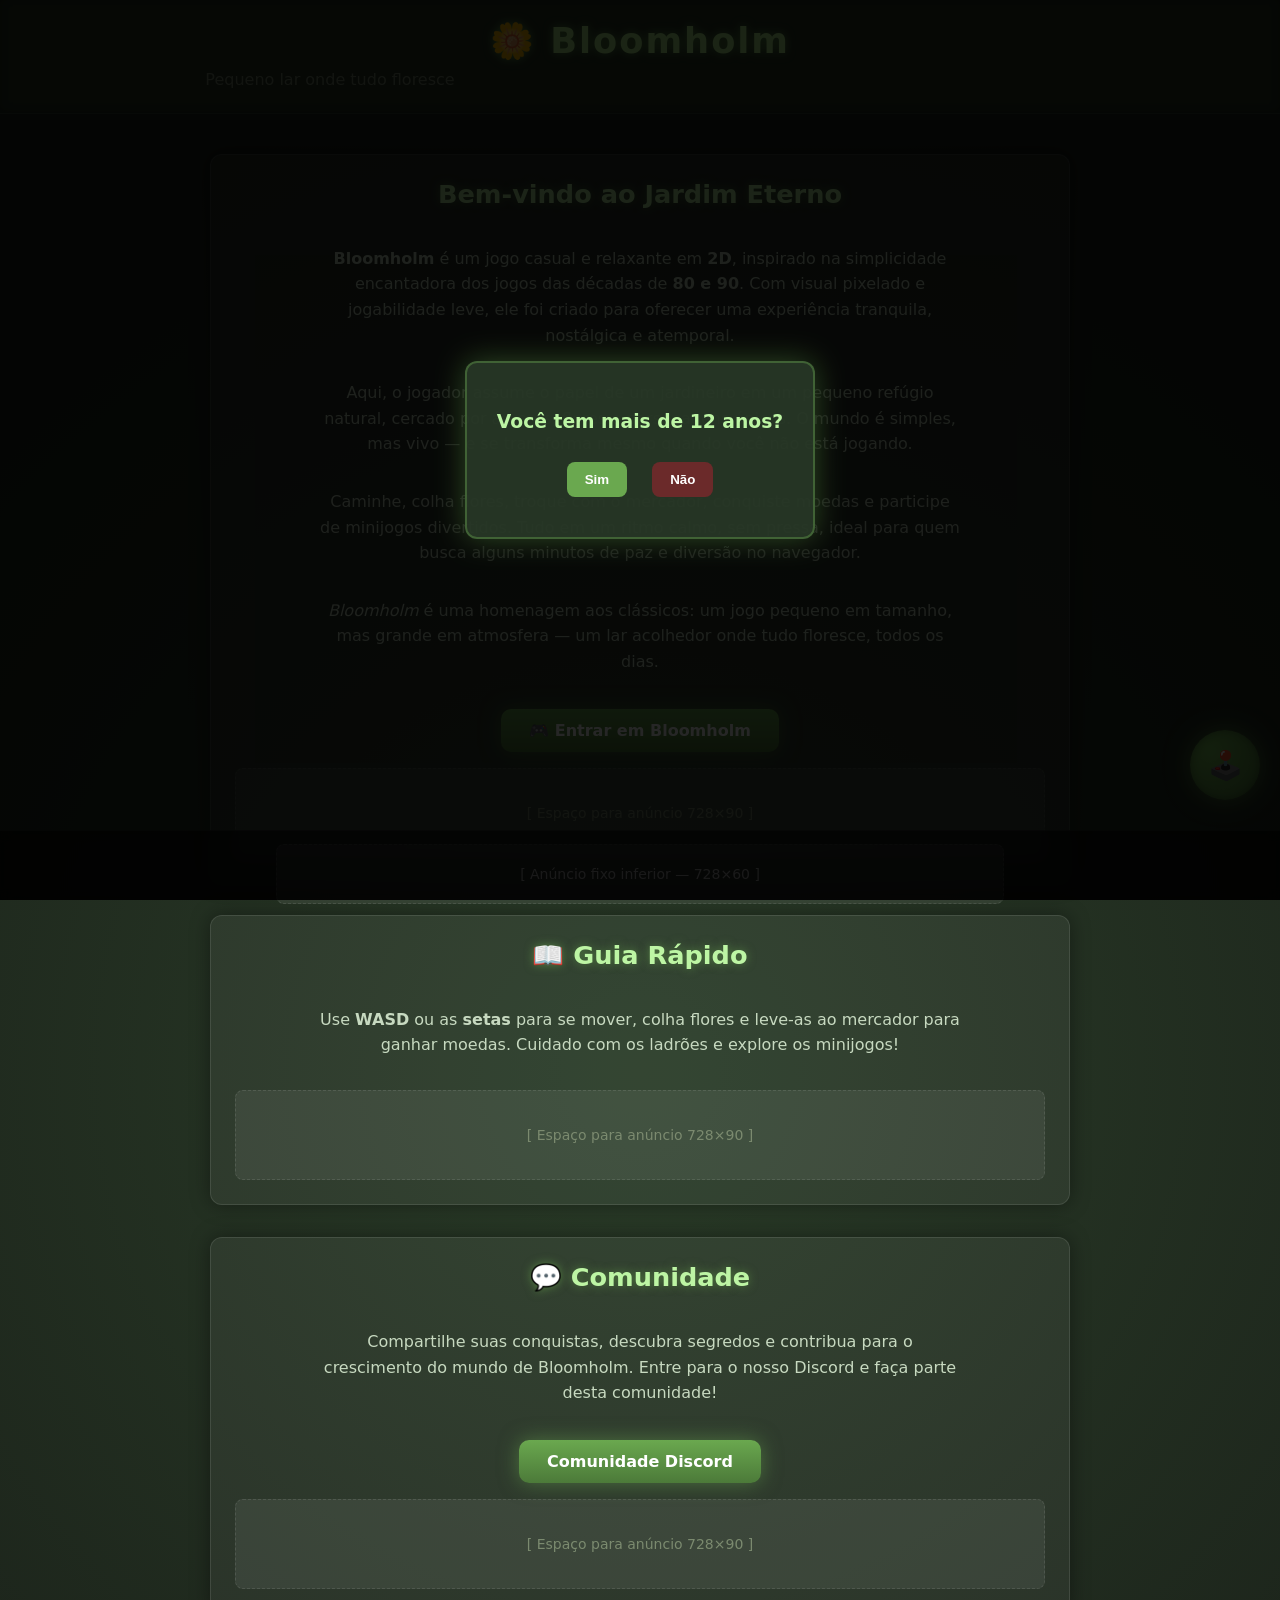
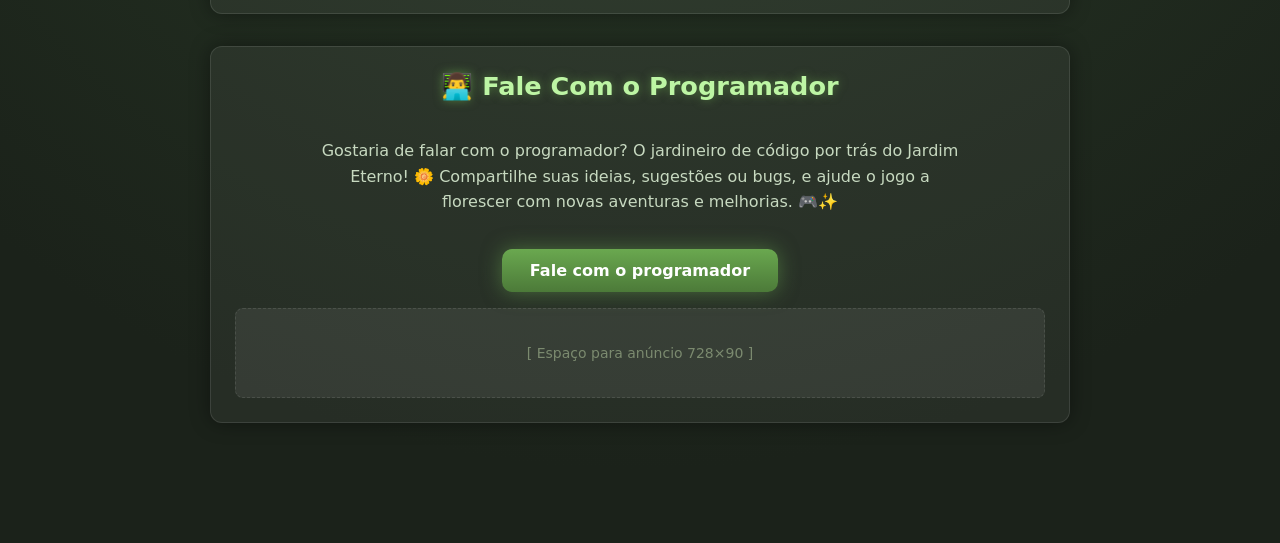
<file: index.html>
<!DOCTYPE html>
<html lang="pt-BR">
  <head>
    <meta charset="utf-8" />
    <meta name="viewport" content="width=device-width,initial-scale=1" />
    <title>🌼 Bloomholm — Jardim Eterno</title>

    <style>
      :root {
        --ui-bg: #f3f7ef;
        --accent: #6aa84f;
        --muted: #7b8a6f;
        --panel: rgba(255, 255, 255, 0.85);
        --dark: #1e261c;
        --txt: #e5f1e0;
        --glow: 0 0 10px rgba(106, 168, 79, 0.6);
        font-family: "Inter", system-ui, -apple-system, "Segoe UI", Roboto,
          "Helvetica Neue", Arial;
      }

      * {
        box-sizing: border-box;
      }

      body {
        margin: 0;
        background: radial-gradient(circle at center, #2a3c28 0%, #1b221a 80%);
        color: var(--txt);
        display: flex;
        flex-direction: column;
        align-items: center;
        min-height: 100vh;
        overflow-x: hidden;
      }

      header {
        width: 100%;
        text-align: center;
        padding: 20px 10px;
        background: rgba(50, 70, 45, 0.5);
        border-bottom: 1px solid rgba(255, 255, 255, 0.05);
        backdrop-filter: blur(6px);
        box-shadow: inset 0 -2px 8px rgba(0, 0, 0, 0.3);
      }

      header h1 {
        margin: 0;
        font-size: 2.2em;
        letter-spacing: 2px;
        color: #b5f28c;
        text-shadow: 0 0 10px #6aa84f;
      }

      header p {
        margin: 5px 0 0;
        color: var(--muted);
      }

      main {
        display: flex;
        flex-direction: column;
        align-items: center;
        gap: 32px;
        width: 100%;
        max-width: 900px;
        padding: 40px 20px 120px;
      }

      section {
        background: rgba(255, 255, 255, 0.05);
        border: 1px solid rgba(255, 255, 255, 0.1);
        border-radius: 12px;
        padding: 24px;
        width: 100%;
        box-shadow: 0 0 20px rgba(0, 0, 0, 0.4);
        display: flex;
        flex-direction: column;
        align-items: center;
        text-align: center;
        transition: transform 0.2s ease, box-shadow 0.2s ease;
      }

      section:hover {
        transform: translateY(-4px);
        box-shadow: 0 0 25px rgba(106, 168, 79, 0.4);
      }

      h2 {
        margin-top: 0;
        font-size: 1.6em;
        color: #bdf5a4;
        text-shadow: var(--glow);
      }

      p {
        color: #c7d9c0;
        line-height: 1.6;
        font-size: 1em;
        max-width: 640px;
      }

      a.cta {
        margin-top: 18px;
        display: inline-block;
        background: linear-gradient(180deg, var(--accent), #4c7a39);
        color: white;
        text-decoration: none;
        font-weight: bold;
        padding: 12px 28px;
        border-radius: 10px;
        box-shadow: 0 0 20px rgba(106, 168, 79, 0.5);
        transition: transform 0.15s ease, box-shadow 0.15s ease;
      }

      a.cta:hover {
        transform: scale(1.05);
        box-shadow: 0 0 30px rgba(138, 210, 102, 0.8);
      }

      .ad {
        width: 100%;
        height: 90px;
        margin-top: 16px;
        background: rgba(255, 255, 255, 0.07);
        border: 1px dashed rgba(255, 255, 255, 0.1);
        border-radius: 8px;
        display: flex;
        align-items: center;
        justify-content: center;
        color: var(--muted);
        font-size: 14px;
      }

      footer {
        position: fixed;
        bottom: 0;
        left: 0;
        right: 0;
        height: 70px;
        background: rgba(0, 0, 0, 0.65);
        border-top: 1px solid rgba(255, 255, 255, 0.08);
        display: flex;
        align-items: center;
        justify-content: center;
        color: var(--muted);
        backdrop-filter: blur(6px);
      }

      footer .ad {
        width: 80%;
        max-width: 728px;
        height: 60px;
        border: 1px dashed rgba(255, 255, 255, 0.1);
        background: rgba(255, 255, 255, 0.08);
        color: #aaa;
      }

      /* === CTA FIXO JOYSTICK === */
      .cta-joystick {
        position: fixed;
        right: 20px;
        bottom: 100px;
        width: 70px;
        height: 70px;
        border-radius: 50%;
        background: radial-gradient(circle at 30% 30%, #7fd15a, #4c7a39);
        box-shadow: 0 0 25px rgba(106, 168, 79, 0.7),
          inset 0 0 10px rgba(0, 0, 0, 0.3);
        display: flex;
        align-items: center;
        justify-content: center;
        color: #fff;
        font-size: 28px;
        text-decoration: none;
        z-index: 9999;
        transition: transform 0.2s ease, box-shadow 0.2s ease;
      }

      .cta-joystick:hover {
        transform: scale(1.1);
        box-shadow: 0 0 40px rgba(140, 220, 100, 0.9);
      }

      .cta-joystick::after {
        content: "";
        position: absolute;
        inset: -8px;
        border-radius: 50%;
        background: radial-gradient(
          circle,
          rgba(106, 168, 79, 0.2) 0%,
          transparent 60%
        );
        animation: pulse 2s infinite;
        z-index: -1;
      }

      @keyframes pulse {
        0% {
          transform: scale(0.95);
          opacity: 0.7;
        }
        50% {
          transform: scale(1.1);
          opacity: 0.4;
        }
        100% {
          transform: scale(0.95);
          opacity: 0.7;
        }
      }

      /* === MODAL DE VERIFICAÇÃO === */
      .modal {
        position: fixed;
        inset: 0;
        background: rgba(0, 0, 0, 0.85);
        display: flex;
        align-items: center;
        justify-content: center;
        z-index: 10000;
        animation: fadeIn 0.4s ease forwards;
      }

      @keyframes fadeIn {
        from {
          opacity: 0;
        }
        to {
          opacity: 1;
        }
      }

      .modal-content {
        background: rgba(40, 55, 38, 0.95);
        border: 2px solid rgba(106, 168, 79, 0.4);
        border-radius: 12px;
        padding: 30px;
        text-align: center;
        box-shadow: 0 0 30px rgba(106, 168, 79, 0.4);
        max-width: 360px;
        animation: pop 0.3s ease;
      }

      @keyframes pop {
        from {
          transform: scale(0.9);
          opacity: 0;
        }
        to {
          transform: scale(1);
          opacity: 1;
        }
      }

      .modal-content h3 {
        color: #bdf5a4;
        margin-bottom: 20px;
      }

      .modal-content button {
        margin: 10px;
        padding: 10px 18px;
        border: none;
        border-radius: 8px;
        font-weight: bold;
        cursor: pointer;
        transition: transform 0.2s ease;
      }

      .yes {
        background: var(--accent);
        color: #fff;
      }

      .no {
        background: #6b2a2a;
        color: #fff;
      }

      .modal-content button:hover {
        transform: scale(1.05);
      }

      @media (max-width: 600px) {
        header h1 {
          font-size: 1.8em;
        }
        main {
          padding: 20px 14px 100px;
        }
        section {
          padding: 20px 14px;
        }
        .cta-joystick {
          right: 16px;
          bottom: 90px;
          width: 60px;
          height: 60px;
          font-size: 24px;
        }
      }
    </style>
  </head>

  <body>
    <!-- Modal de verificação -->
    <div class="modal" id="accessModal">
      <div class="modal-content" id="modalContent">
        <h3>Você tem mais de 12 anos?</h3>
        <button class="yes" id="btnYes">Sim</button>
        <button class="no" id="btnNo">Não</button>
      </div>
    </div>

    <header>
      <h1>🌼 Bloomholm</h1>
      <p>Pequeno lar onde tudo floresce</p>
    </header>

    <main>
      <section>
        <h2>Bem-vindo ao Jardim Eterno</h2>
        <p>
          <b>Bloomholm</b> é um jogo casual e relaxante em <b>2D</b>, inspirado
          na simplicidade encantadora dos jogos das décadas de <b>80 e 90</b>.
          Com visual pixelado e jogabilidade leve, ele foi criado para oferecer
          uma experiência tranquila, nostálgica e atemporal.
        </p>
        <p>
          Aqui, o jogador assume o papel de um jardineiro em um pequeno refúgio
          natural, cercado por árvores, flores e personagens únicos. O mundo é
          simples, mas vivo — e se transforma mesmo quando você não está
          jogando.
        </p>
        <p>
          Caminhe, colha flores, troque com o mercador, conquiste moedas e
          participe de minijogos divertidos. Tudo em um ritmo calmo, sem pressa,
          ideal para quem busca alguns minutos de paz e diversão no navegador.
        </p>
        <p>
          <em>Bloomholm</em> é uma homenagem aos clássicos: um jogo pequeno em
          tamanho, mas grande em atmosfera — um lar acolhedor onde tudo
          floresce, todos os dias.
        </p>
        <a href="/game/" class="cta">🎮 Entrar em Bloomholm</a>
        <div class="ad">[ Espaço para anúncio 728×90 ]</div>
      </section>

      <section>
        <h2>📖 Guia Rápido</h2>
        <p>
          Use <b>WASD</b> ou as <b>setas</b> para se mover, colha flores e
          leve-as ao mercador para ganhar moedas. Cuidado com os ladrões e
          explore os minijogos!
        </p>
        <div class="ad">[ Espaço para anúncio 728×90 ]</div>
      </section>

      <section>
        <h2>💬 Comunidade</h2>
        <p>
          Compartilhe suas conquistas, descubra segredos e contribua para o
          crescimento do mundo de Bloomholm. Entre para o nosso Discord e faça
          parte desta comunidade!
        </p>
        <a href="https://discord.gg/QsJ3eX7q" target="_blank" class="cta"
          >Comunidade Discord</a
        >
        <div class="ad">[ Espaço para anúncio 728×90 ]</div>
      </section>

      <section>
        <h2>👨‍💻 Fale Com o Programador</h2>
        <p>
          Gostaria de falar com o programador? O jardineiro de código por trás
          do Jardim Eterno! 🌼 Compartilhe suas ideias, sugestões ou bugs, e
          ajude o jogo a florescer com novas aventuras e melhorias. 🎮✨
        </p>
        <a href="https://leonardosousa.dev.br" target="_blank" class="cta"
          >Fale com o programador</a
        >
        <div class="ad">[ Espaço para anúncio 728×90 ]</div>
      </section>
    </main>

    <footer>
      <div class="ad">[ Anúncio fixo inferior — 728×60 ]</div>
    </footer>

    <!-- CTA FIXO DE JOYSTICK -->
    <a
      href="/game/"
      class="cta-joystick"
      title="Jogar Bloomholm"
      aria-label="Jogar Bloomholm"
      >🕹️</a
    >

    <script>
      const modal = document.getElementById("accessModal");
      const modalContent = document.getElementById("modalContent");

      document.body.style.overflow = "hidden";

      document.getElementById("btnYes").addEventListener("click", () => {
        modalContent.innerHTML = `
          <h3>Você aceita os termos de uso?</h3>
          <button class="yes" id="btnAccept">Sim</button>
          <button class="no" id="btnDecline">Não</button>
        `;
        document.getElementById("btnAccept").addEventListener("click", () => {
          modal.style.display = "none";
          document.body.style.overflow = "auto";
        });
        document.getElementById("btnDecline").addEventListener("click", () => {
          modalContent.innerHTML =
            "<h3>Acesso negado ❌<br>Você precisa aceitar os termos para continuar.</h3>";
        });
      });

      document.getElementById("btnNo").addEventListener("click", () => {
        modalContent.innerHTML =
          "<h3>Acesso negado ❌<br>Somente maiores de 12 anos podem acessar.</h3>";
      });
    </script>
  </body>
</html>
</file>
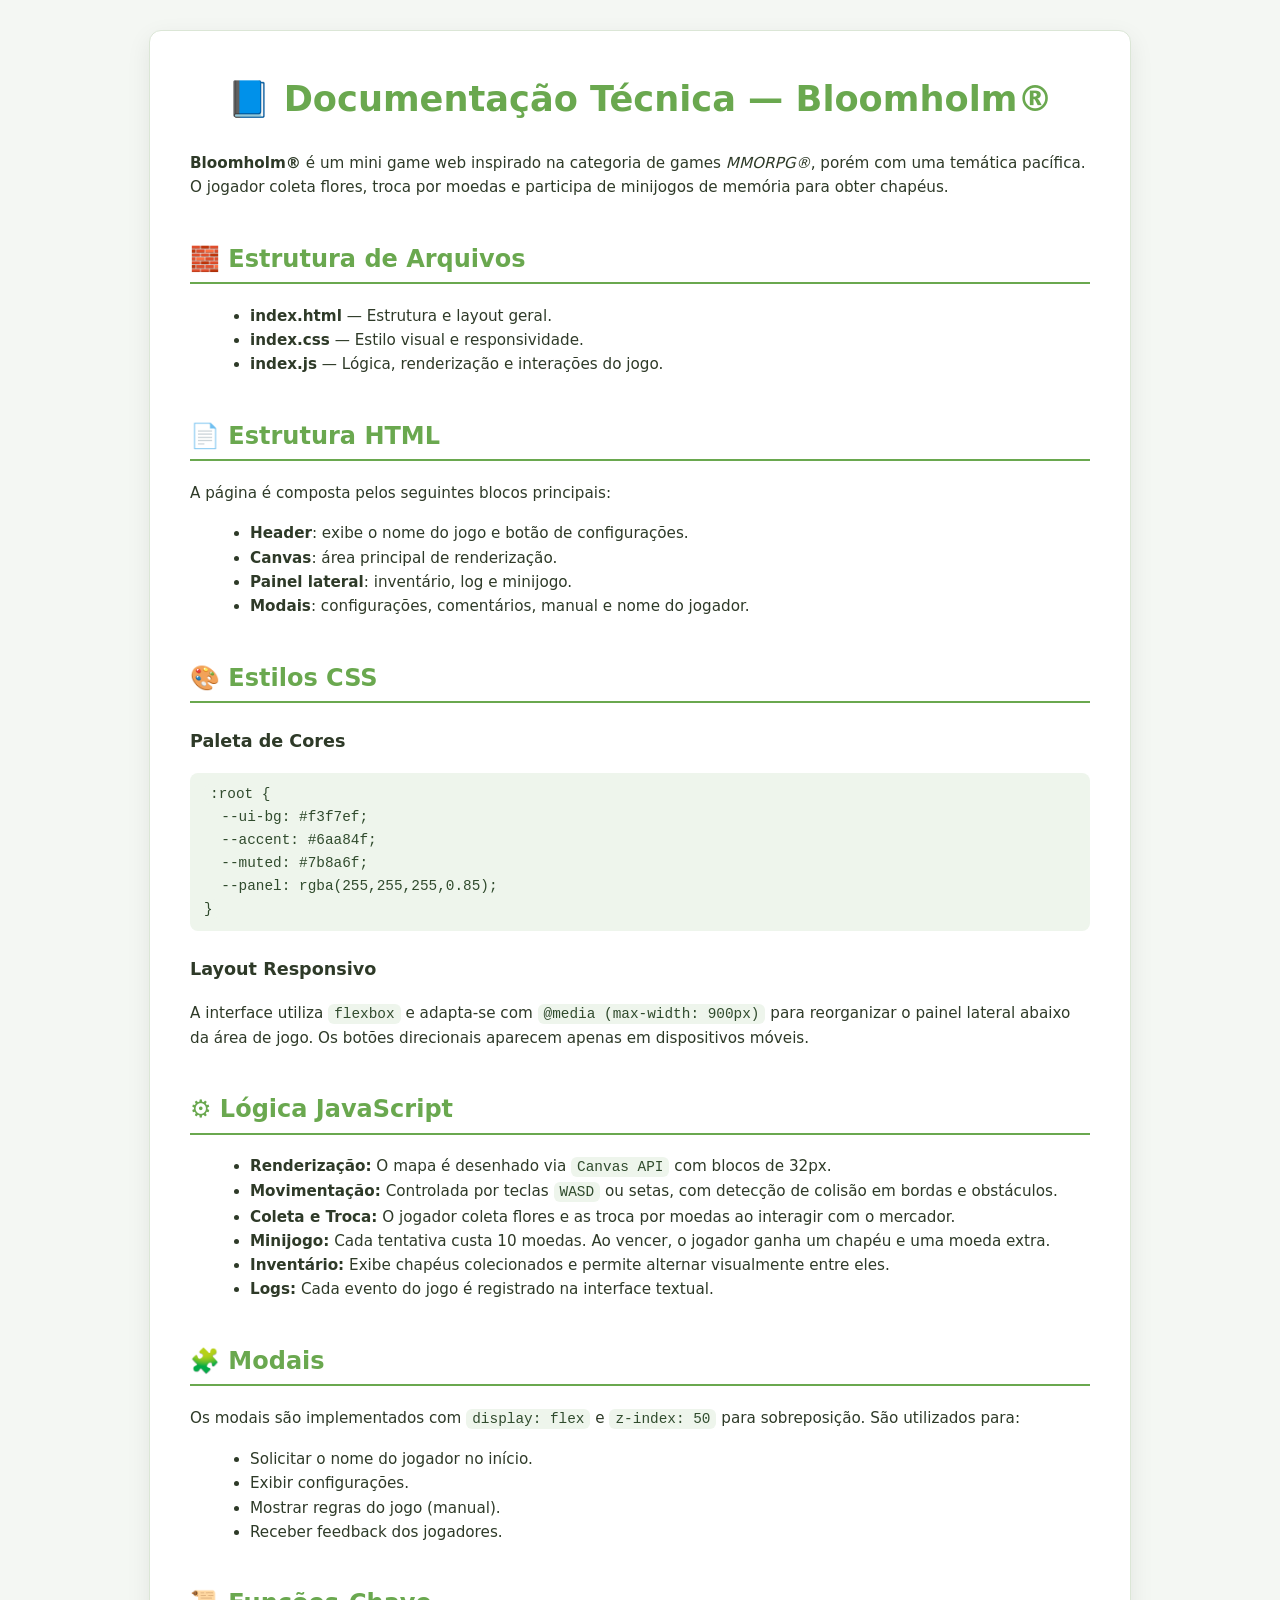
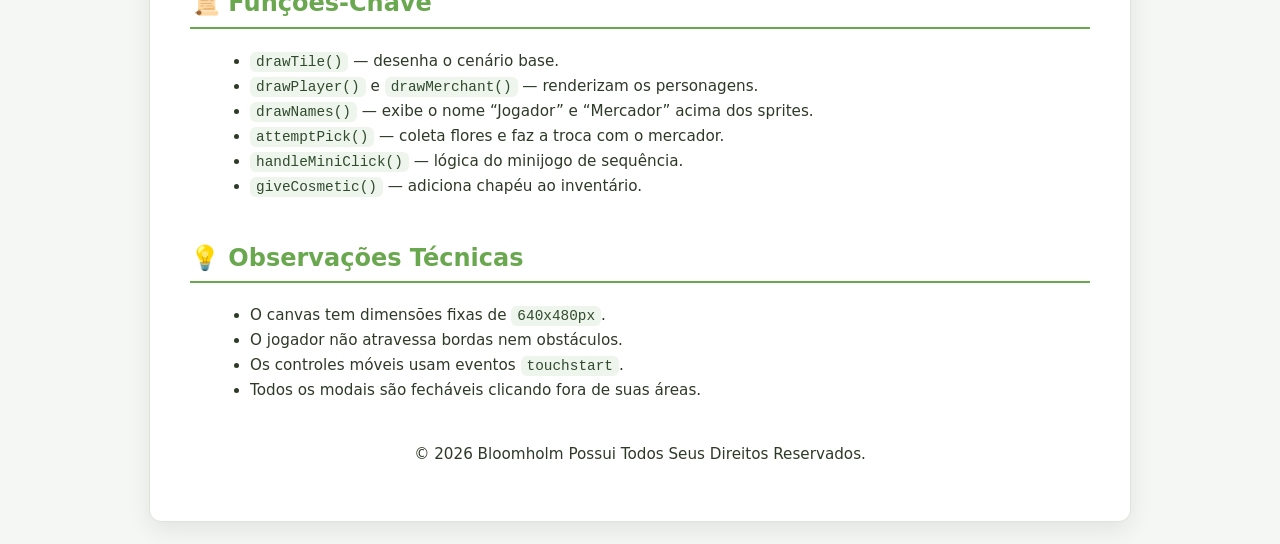
<file: doc/index.html>
<!DOCTYPE html>
<html lang="pt-BR">
<head>
  <meta charset="UTF-8">
  <meta name="viewport" content="width=device-width, initial-scale=1.0">
  <title>Documentação Técnica — Bloomholm</title>
  <style>
    :root {
      --bg: #f4f7f3;
      --panel: #ffffff;
      --accent: #6aa84f;
      --text: #2e3a28;
      --muted: #6c7a6b;
      --border: #dbe6d6;
    }
    body {
      font-family: "Inter", system-ui, sans-serif;
      background: var(--bg);
      color: var(--text);
      margin: 0;
      line-height: 1.6;
      display: flex;
      flex-direction: column;
      align-items: center;
      padding: 30px 16px;
    }
    main {
      max-width: 900px;
      background: var(--panel);
      border-radius: 12px;
      box-shadow: 0 8px 24px rgba(0,0,0,0.08);
      padding: 40px;
      border: 1px solid var(--border);
    }
    h1 {
      text-align: center;
      color: var(--accent);
      margin-top: 0;
      font-size: 2.2rem;
    }
    h2 {
      color: var(--accent);
      border-bottom: 2px solid var(--accent);
      padding-bottom: 4px;
      margin-top: 40px;
    }
    h3 {
      color: var(--text);
      margin-top: 24px;
      font-size: 1.1rem;
    }
    p, li {
      color: var(--text);
      font-size: 0.95rem;
    }
    ul {
      margin-left: 20px;
    }
    code {
      background: #eef5ec;
      padding: 2px 6px;
      border-radius: 6px;
      font-size: 0.9rem;
      color: #304b2d;
    }
    pre {
      background: #eef5ec;
      padding: 10px 14px;
      border-radius: 8px;
      overflow-x: auto;
      font-size: 0.9rem;
    }
    footer {
      text-align: center;
      font-size: 0.85rem;
      color: var(--muted);
      margin-top: 40px;
    }
  </style>
</head>
<body>
  <main>
    <h1>📘 Documentação Técnica — Bloomholm&reg;</h1>
    <p>
      <strong>Bloomholm&reg;</strong> é um mini game web inspirado na categoria de games <em>MMORPG&reg;</em>,
      porém com uma temática pacífica. O jogador coleta flores, troca por moedas
      e participa de minijogos de memória para obter chapéus.
    </p>

    <h2>🧱 Estrutura de Arquivos</h2>
    <ul>
      <li><strong>index.html</strong> — Estrutura e layout geral.</li>
      <li><strong>index.css</strong> — Estilo visual e responsividade.</li>
      <li><strong>index.js</strong> — Lógica, renderização e interações do jogo.</li>
    </ul>

    <h2>📄 Estrutura HTML</h2>
    <p>A página é composta pelos seguintes blocos principais:</p>
    <ul>
      <li><strong>Header</strong>: exibe o nome do jogo e botão de configurações.</li>
      <li><strong>Canvas</strong>: área principal de renderização.</li>
      <li><strong>Painel lateral</strong>: inventário, log e minijogo.</li>
      <li><strong>Modais</strong>: configurações, comentários, manual e nome do jogador.</li>
    </ul>

    <h2>🎨 Estilos CSS</h2>
    <h3>Paleta de Cores</h3>
    <pre><code>:root {
  --ui-bg: #f3f7ef;
  --accent: #6aa84f;
  --muted: #7b8a6f;
  --panel: rgba(255,255,255,0.85);
}</code></pre>

    <h3>Layout Responsivo</h3>
    <p>
      A interface utiliza <code>flexbox</code> e adapta-se com
      <code>@media (max-width: 900px)</code> para reorganizar o painel lateral
      abaixo da área de jogo. Os botões direcionais aparecem apenas em dispositivos móveis.
    </p>

    <h2>⚙️ Lógica JavaScript</h2>
    <ul>
      <li><strong>Renderização:</strong> O mapa é desenhado via <code>Canvas API</code> com blocos de 32px.</li>
      <li><strong>Movimentação:</strong> Controlada por teclas <code>WASD</code> ou setas, com detecção de colisão em bordas e obstáculos.</li>
      <li><strong>Coleta e Troca:</strong> O jogador coleta flores e as troca por moedas ao interagir com o mercador.</li>
      <li><strong>Minijogo:</strong> Cada tentativa custa 10 moedas. Ao vencer, o jogador ganha um chapéu e uma moeda extra.</li>
      <li><strong>Inventário:</strong> Exibe chapéus colecionados e permite alternar visualmente entre eles.</li>
      <li><strong>Logs:</strong> Cada evento do jogo é registrado na interface textual.</li>
    </ul>

    <h2>🧩 Modais</h2>
    <p>
      Os modais são implementados com <code>display: flex</code> e
      <code>z-index: 50</code> para sobreposição. São utilizados para:
    </p>
    <ul>
      <li>Solicitar o nome do jogador no início.</li>
      <li>Exibir configurações.</li>
      <li>Mostrar regras do jogo (manual).</li>
      <li>Receber feedback dos jogadores.</li>
    </ul>

    <h2>📜 Funções-Chave</h2>
    <ul>
      <li><code>drawTile()</code> — desenha o cenário base.</li>
      <li><code>drawPlayer()</code> e <code>drawMerchant()</code> — renderizam os personagens.</li>
      <li><code>drawNames()</code> — exibe o nome “Jogador” e “Mercador” acima dos sprites.</li>
      <li><code>attemptPick()</code> — coleta flores e faz a troca com o mercador.</li>
      <li><code>handleMiniClick()</code> — lógica do minijogo de sequência.</li>
      <li><code>giveCosmetic()</code> — adiciona chapéu ao inventário.</li>
    </ul>

    <h2>💡 Observações Técnicas</h2>
    <ul>
      <li>O canvas tem dimensões fixas de <code>640x480px</code>.</li>
      <li>O jogador não atravessa bordas nem obstáculos.</li>
      <li>Os controles móveis usam eventos <code>touchstart</code>.</li>
      <li>Todos os modais são fecháveis clicando fora de suas áreas.</li>
    </ul>

    <footer>
      <p>© 2026 Bloomholm Possui Todos Seus Direitos Reservados.</p>
    </footer>
  </main>
</body>
</html>
</file>
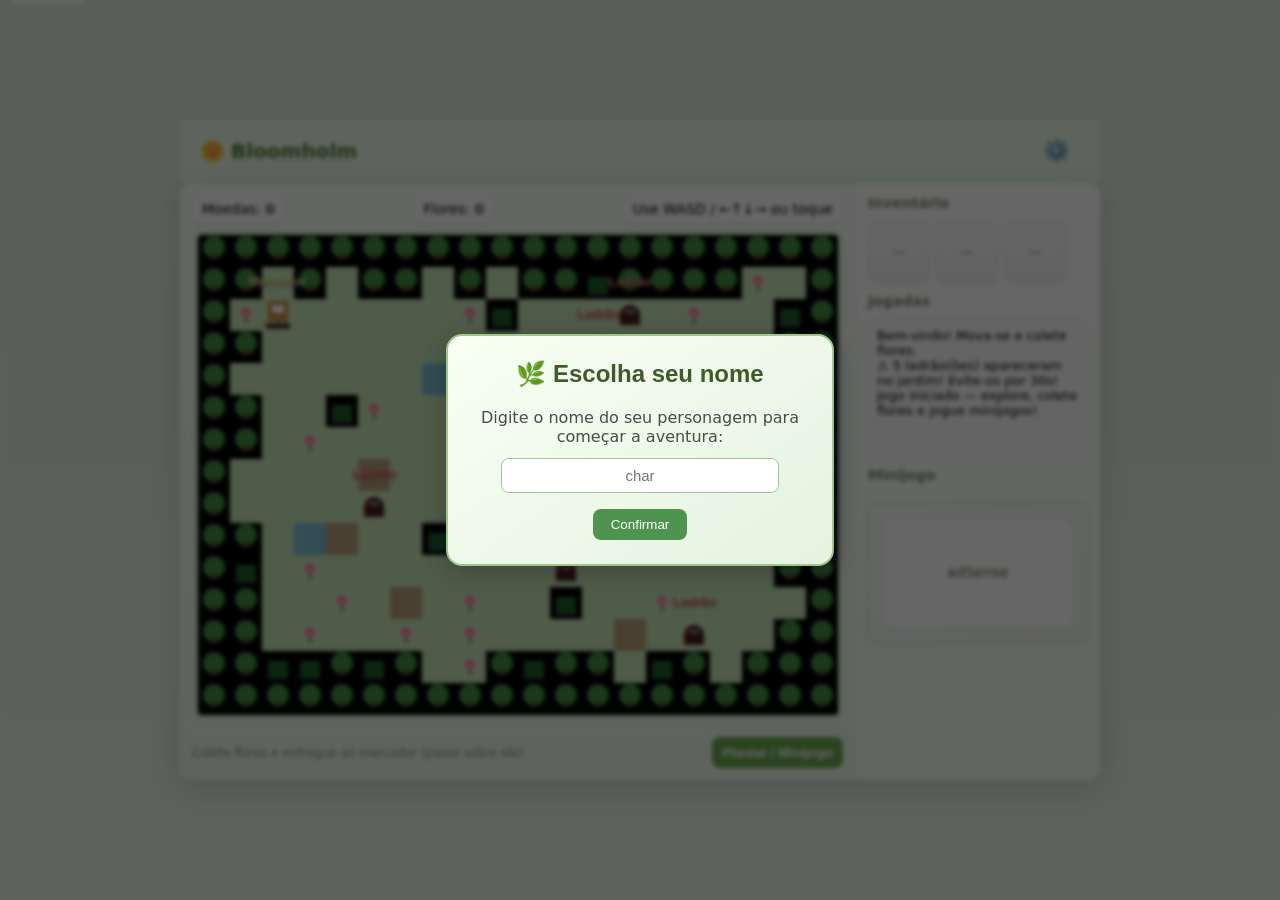
<file: game/index.html>
<!DOCTYPE html>
<html lang="pt-BR">
  <head>
    <meta charset="utf-8" />
    <meta
      name="viewport"
      content="width=device-width,initial-scale=1,maximum-scale=1,user-scalable=no"
    />
    <title>Bloomholm — Mini Game Responsivo</title>
    <link rel="stylesheet" href="./style/index.css" />
  </head>
  <body>
    <div id="intro-screen">
      <h1>🌼 Bloomholm</h1>
    </div>

    <div style="width: 100%; max-width: 960px">
      <header>
        <div id="logo">🌼 <span>Bloomholm</span></div>
        <button id="settingsBtn" aria-label="Configurações">⚙️</button>
      </header>

      <!-- Modal de Nome do Jogador -->
      <div id="nameModal" class="name-modal">
        <div class="name-modal-content">
          <h2>🌿 Escolha seu nome</h2>
          <p>Digite o nome do seu personagem para começar a aventura:</p>
          <input
            id="playerNameInput"
            type="text"
            maxlength="16"
            placeholder="char"
          />
          <div class="modal-actions">
            <button id="confirmNameBtn">Confirmar</button>
          </div>
        </div>
      </div>

      <div id="game-wrap" role="application" aria-label="Bloomholm game">
        <div id="left">
          <div id="hud">
            <div class="chip">
              Moedas: <span id="coins" class="score">0</span>
            </div>
            <div class="chip">
              Flores: <span id="flowers" class="score">0</span>
            </div>
            <div class="chip">Use WASD / ←↑↓→ ou toque</div>
          </div>

          <!-- https://developer.mozilla.org/pt-BR/docs/Web/API/Canvas_API/Tutorial -->
          <canvas id="canvas" width="640" height="480" tabindex="0"></canvas>

          <div id="controls"><div class="ctrl-btn" data-dir="up">↑</div></div>
          <div id="controls-bottom">
            <div class="ctrl-btn" data-dir="left">←</div>
            <div class="ctrl-btn" data-dir="down">↓</div>
            <div class="ctrl-btn" data-dir="right">→</div>
          </div>

          <div
            style="
              display: flex;
              gap: 8px;
              width: 100%;
              justify-content: space-between;
              align-items: center;
              margin-top: 10px;
            "
          >
            <div id="footer-note">
              Colete flores e entregue ao mercador (passe sobre ele)
            </div>
            <button id="seedBtn">Plantar / Minijogo</button>
          </div>
        </div>

        <div id="right">
          <h3>Inventário</h3>
          <div id="inventory">
            <div class="inv-slot" id="slot-0">—</div>
            <div class="inv-slot" id="slot-1">—</div>
            <div class="inv-slot" id="slot-2">—</div>
          </div>

          <h3>Jogadas</h3>
          <div id="log">Bem-vindo! Mova-se e colete flores.</div>

          <h3>Minijogo</h3>
          <div id="minigame">
            <div id="mini-msg">
              Clique na sequência correta para plantar e regar.
            </div>
            <div style="display: flex; gap: 8px; margin-top: 8px">
              <button id="startMini">Iniciar</button>
              <button id="closeMini">Fechar</button>
            </div>
          </div>

          <div class="adSense">
            <span id="adSense--content" class="adSense--content">
              adSense
            </span>
          </div>
        </div>
      </div>
    </div>

    <!-- ===== MODAL DE CONFIGURAÇÕES ===== -->
    <div class="modal" id="settingsModal">
      <div class="modal-content">
        <span class="close-btn" id="closeSettings">&times;</span>
        <h3>⚙️ Configurações</h3>
        <hr />
        <button id="openComment" style="margin-top: 10px">
          💬 Deixe-nos um comentário</button
        ><br /><br />
        <button id="openManual">📖 Manual do Jogo</button>
        <br /><br />
        <button id="openTechnicalManual">👨‍💻 Manual do software</button>
      </div>
    </div>

    <!-- ===== MODAL DE COMENTÁRIO ===== -->
    <div class="modal" id="commentModal">
      <div class="modal-content">
        <span class="close-btn" id="closeComment">&times;</span>
        <h3>💬 Deixe-nos um comentário</h3>
        <textarea placeholder="Digite seu comentário..."></textarea>
        <button
          style="margin-top: 10px"
          onclick="alert('Comentário enviado! Obrigado 🌸')"
        >
          Enviar
        </button>
      </div>
    </div>

    <!-- ===== MODAL DE MANUAL ===== -->
    <div class="modal" id="manualModal">
      <div class="modal-content">
        <span class="close-btn" id="closeManual">&times;</span>
        <h3>📖 Manual do Jogo</h3>
        <p>
          <strong>Objetivo:</strong> Explore o jardim, colete flores e
          entregue-as ao mercador para ganhar moedas.
        </p>
        <p><strong>Controles:</strong></p>
        <ul>
          <li>Movimente-se com <b>WASD</b> ou setas direcionais.</li>
          <li>No celular, use os botões de direção.</li>
          <li>Pressione <b>E</b> ou toque no mercador para entregar flores.</li>
        </ul>
        <p>Relaxe, cuide do jardim e veja quantas flores consegue coletar 🌿</p>
      </div>
    </div>

    <script src="./script/index.js"></script>
  </body>
</html>
</file>
<file: game/style/index.css>
:root {
  --ui-bg: #f3f7ef;
  --accent: #6aa84f;
  --muted: #7b8a6f;
  --panel: rgba(255, 255, 255, 0.85);
  font-family: "Inter", system-ui, -apple-system, "Segoe UI", Roboto,
    "Helvetica Neue", Arial;
}
html,
body {
  height: 100%;
  margin: 0;
  background: linear-gradient(#dfeadf, #eaf3e9);
  display: flex;
  flex-direction: column;
  align-items: center;
  justify-content: center;
}
/* ====== Initial Animation ====== */
#intro-screen {
  position: fixed;
  top: 0;
  left: 0;
  width: 100%;
  height: 100%;
  background: var(--ui-bg);
  background: linear-gradient(160deg,  var(--muted) 0%, var(--accent) 100%);
  opacity: 1;
  display: flex;
  align-items: center;
  justify-content: center;
  z-index: 9999;
  animation: fadeOut 1s ease forwards 4s; /* 4s visível + 1s fade */
}

#intro-screen h1 {
  font-family: "Poppins", sans-serif;
  font-size: 4rem;
  color: var(--accent);
  text-shadow: 2px 2px 10px rgba(0, 0, 0, 0.9);
  letter-spacing: 2px;
  animation: popIn 1s ease;
}

@keyframes popIn {
  0% {
    transform: scale(0.5);
    opacity: 0;
  }
  100% {
    transform: scale(1);
    opacity: 1;
  }
}

@keyframes fadeOut {
  0% {
    opacity: 1;
  }
  100% {
    opacity: 0;
    visibility: hidden;
  }
}

/* ====== AdSense ====== */
.adSense {
  background: linear-gradient(145deg, #f9fff7, #eef7eb);
  border: 1px solid rgba(100, 130, 90, 0.15);
  border-radius: 10px;
  padding: 0.8rem;
  display: flex;
  justify-content: center;
  align-items: center;
  box-shadow: 0 2px 10px rgba(100, 130, 90, 0.1);
  margin: 10px 0;
  transition: transform 0.2s ease, box-shadow 0.3s ease;
  cursor: pointer;
}

.adSense:hover {
  transform: translateY(-2px);
  box-shadow: 0 6px 14px rgba(100, 130, 90, 0.2);
}

.adSense--content {
  background: #ffffff;
  border: 1px solid rgba(150, 180, 130, 0.2);
  border-radius: 8px;
  padding: 0.6rem 0.8rem;
  width: 100%;
  min-height: 90px;
  display: flex;
  justify-content: center;
  align-items: center;
  color: #4b5f3a;
  font-size: 0.9rem;
  text-align: center;
  box-shadow: inset 0 1px 3px rgba(100, 130, 90, 0.1);
}

.adSense--content::before {
  content: "Publicidade";
  position: absolute;
  top: -10px;
  left: 12px;
  background: #f9fff7;
  color: #7a8f6b;
  font-size: 0.7rem;
  padding: 0 4px;
  border-radius: 4px;
}

/* ====== HEADER ====== */
header {
  width: 100%;
  background: linear-gradient(#eef8ea, #eaf8e9);
  display: flex;
  justify-content: space-between;
  align-items: center;
  padding: 10px 20px;
  box-sizing: border-box;
  border-bottom: 1px solid rgba(0, 0, 0, 0.05);
}
#logo {
  font-size: 20px;
  font-weight: 700;
  color: #4a7c39;
  display: flex;
  align-items: center;
  gap: 6px;
}
#settingsBtn {
  background: none;
  border: none;
  font-size: 22px;
  cursor: pointer;
  color: #4a7c39;
}

/* ====== GAME WRAPPER ====== */
#game-wrap {
  width: 920px;
  max-width: 96vw;
  border-radius: 12px;
  box-shadow: 0 8px 30px rgba(20, 20, 20, 0.15);
  overflow: hidden;
  display: flex;
  background: var(--panel);
  flex-wrap: wrap;
}

#left {
  flex: 1 1 640px;
  padding: 12px;
  background: linear-gradient(#f8fff6, #eef8ea);
  display: flex;
  flex-direction: column;
  align-items: center;
  gap: 8px;
}

#canvas {
  background: #cce7b7;
  border: 4px solid #dbeed9;
  border-radius: 8px;
  max-width: 100%;
  height: auto;
  touch-action: none;
}

#hud {
  width: 100%;
  display: flex;
  justify-content: space-between;
  align-items: center;
  flex-wrap: wrap;
  gap: 8px;
}

.chip {
  background: rgba(255, 255, 255, 0.9);
  padding: 6px 10px;
  border-radius: 10px;
  box-shadow: 0 2px 6px rgba(0, 0, 0, 0.06);
  font-size: 14px;
}

#right {
  width: 220px;
  max-width: 100%;
  padding: 12px;
  background: linear-gradient(#ffffff, #f2fff1);
  border-left: 1px solid rgba(0, 0, 0, 0.04);
  display: flex;
  flex-direction: column;
  gap: 10px;
}

h3 {
  margin: 0;
  font-size: 14px;
  color: var(--muted);
}
#inventory {
  display: flex;
  flex-wrap: wrap;
  gap: 6px;
}
.inv-slot {
  width: 44px;
  height: 44px;
  cursor: pointer;
  background: linear-gradient(#fff, #f3f3f3);
  border-radius: 8px;
  display: flex;
  align-items: center;
  justify-content: center;
  font-size: 12px;
  color: #555;
  border: 1px solid #e1e1e1;
  padding: 0.5rem;
}
button {
  background: var(--accent);
  color: white;
  border: none;
  padding: 8px 10px;
  border-radius: 8px;
  cursor: pointer;
  font-weight: 600;
}
#log {
  height: 120px;
  overflow: auto;
  background: rgba(250, 250, 250, 0.8);
  padding: 8px;
  border-radius: 8px;
  border: 1px solid #eee;
  font-size: 13px;
}
#minigame {
  display: none;
  padding: 10px;
  background: linear-gradient(#fff, #f9fff5);
  border-radius: 8px;
  border: 1px solid #e6efe0;
}
#footer-note {
  font-size: 12px;
  color: #7b8a6f;
}
.score {
  font-weight: 700;
  color: #3b5d33;
}

/* ----- Controles mobile ----- */
#controls,
#controls-bottom {
  display: none;
  justify-content: center;
  align-items: center;
  gap: 10px;
  margin-top: 8px;
}

.ctrl-btn {
  width: 48px;
  height: 48px;
  border-radius: 50%;
  background: #9fd18a;
  display: flex;
  align-items: center;
  justify-content: center;
  font-size: 22px;
  color: #2b5d34;
  font-weight: bold;
  user-select: none;
}

@media (max-width: 900px) {
  html,
  body {
    height: 350vw;
    max-height: 500vw;
  }
  #game-wrap {
    flex-direction: column;
    align-items: center;
  }
  #right {
    width: 100%;
    border-left: none;
    border-top: 1px solid rgba(0, 0, 0, 0.04);
  }
  #controls,
  #controls-bottom {
    display: flex;
    flex-wrap: wrap;
  }
}

/* ====== MODAIS ====== */
.modal {
  display: none;
  position: fixed;
  top: 0;
  left: 0;
  width: 100%;
  height: 100%;
  background: rgba(0, 0, 0, 0.4);
  justify-content: center;
  align-items: center;
  z-index: 50;
}
.modal-content {
  background: white;
  padding: 20px;
  border-radius: 10px;
  width: 90%;
  max-width: 500px;
  box-shadow: 0 4px 15px rgba(0, 0, 0, 0.1);
}
.close-btn {
  float: right;
  cursor: pointer;
  font-weight: bold;
  font-size: 1.2em;
}
textarea {
  width: 100%;
  min-height: 100px;
  margin-top: 10px;
  resize: none;
}
.name-modal {
  position: fixed;
  inset: 0;
  background: rgba(0, 0, 0, 0.6);
  z-index: 50;
  display: flex;
  justify-content: center;
  align-items: center;
  backdrop-filter: blur(2px);
}

.name-modal-content {
  background: linear-gradient(145deg, #f8fff3, #e5f3e0);
  border: 2px solid #9fc78a;
  border-radius: 16px;
  padding: 24px 32px;
  box-shadow: 0 6px 30px rgba(0, 0, 0, 0.25);
  text-align: center;
  width: 320px;
  animation: fadeInUp 0.4s ease;
}

.name-modal-content h2 {
  margin-top: 0;
  color: #3b5d2a;
  font-family: "Inter", sans-serif;
  font-weight: 600;
}

.name-modal-content p {
  color: #4b4b4b;
  margin-bottom: 12px;
}

#playerNameInput {
  width: 80%;
  padding: 8px 10px;
  border-radius: 8px;
  border: 1px solid #a2c19f;
  font-size: 15px;
  text-align: center;
}

.modal-actions {
  margin-top: 16px;
}

#confirmNameBtn {
  background: #4e944f;
  color: white;
  border: none;
  border-radius: 8px;
  padding: 8px 18px;
  cursor: pointer;
  font-weight: 500;
  transition: all 0.2s ease;
}

#confirmNameBtn:hover {
  background: #3e7b3f;
  transform: translateY(-1px);
}

@keyframes fadeInUp {
  from {
    transform: translateY(15px);
    opacity: 0;
  }
  to {
    transform: translateY(0);
    opacity: 1;
  }
}
</file>
